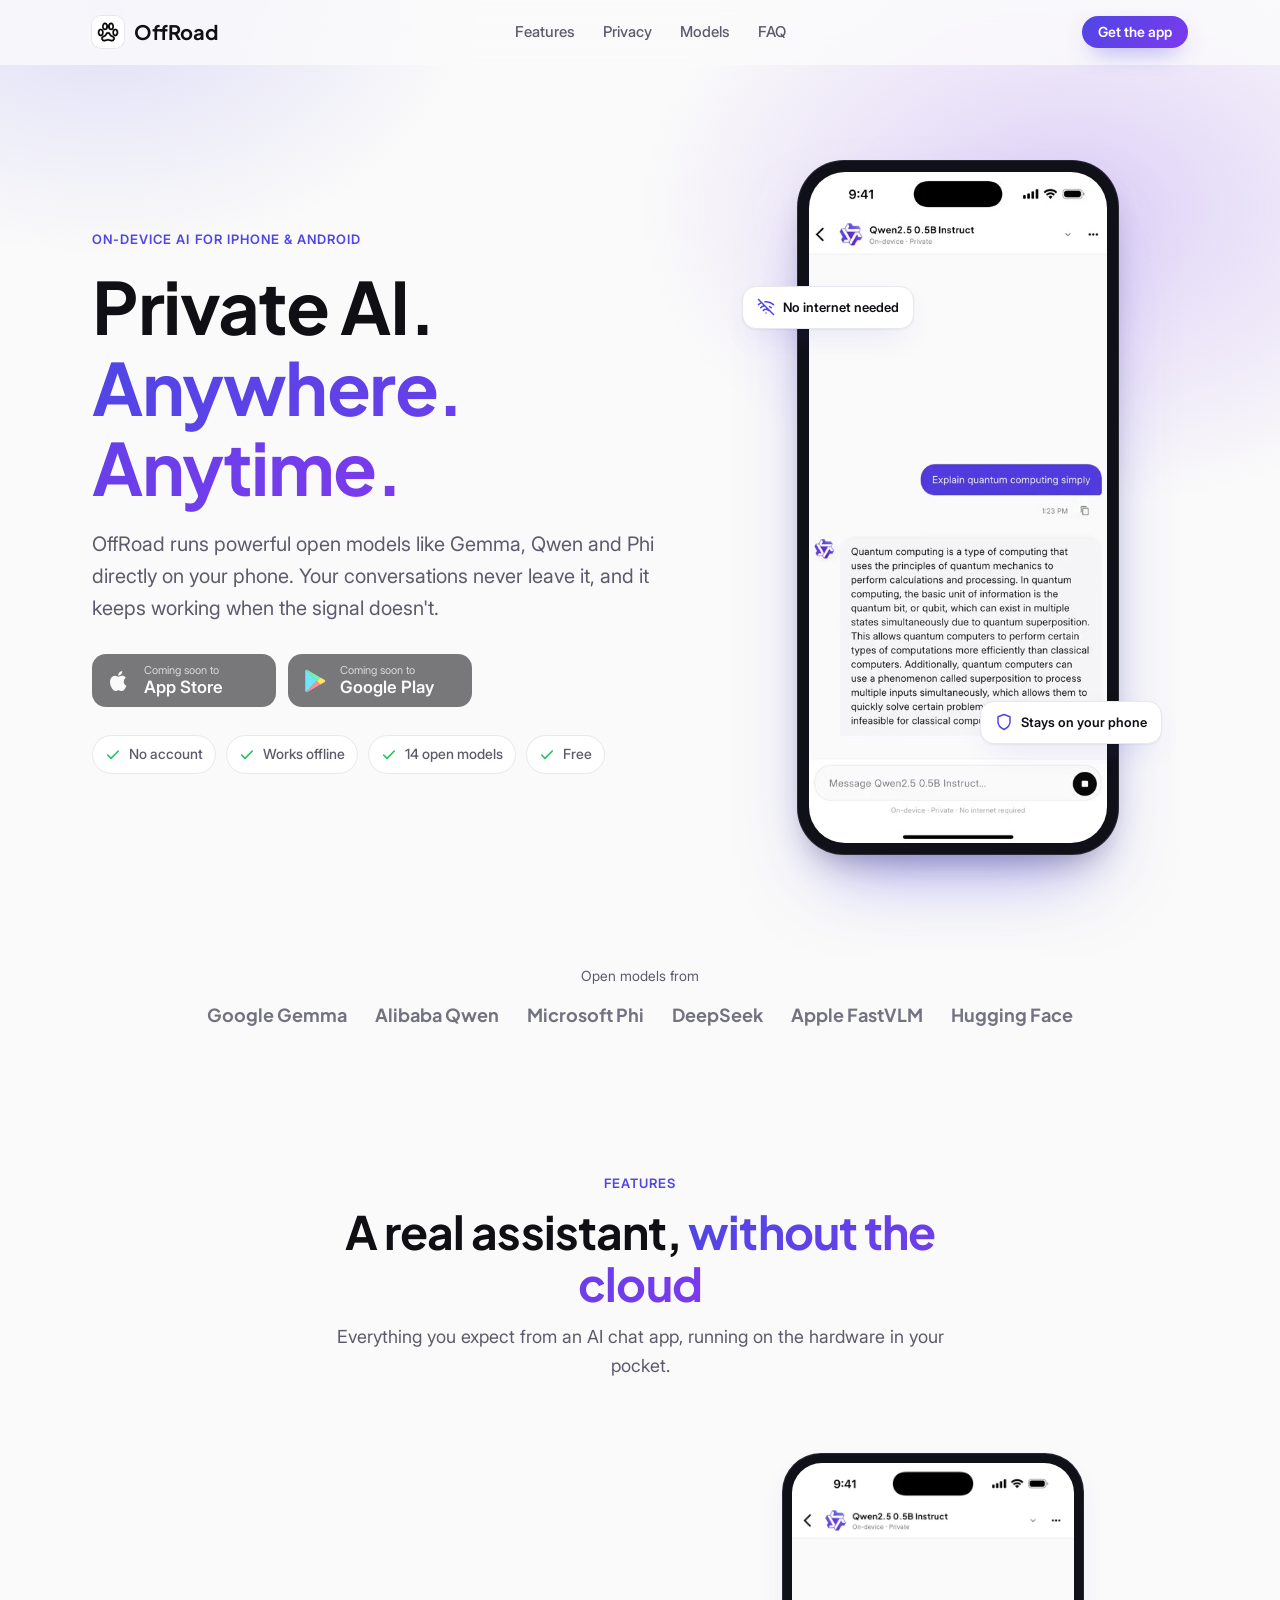
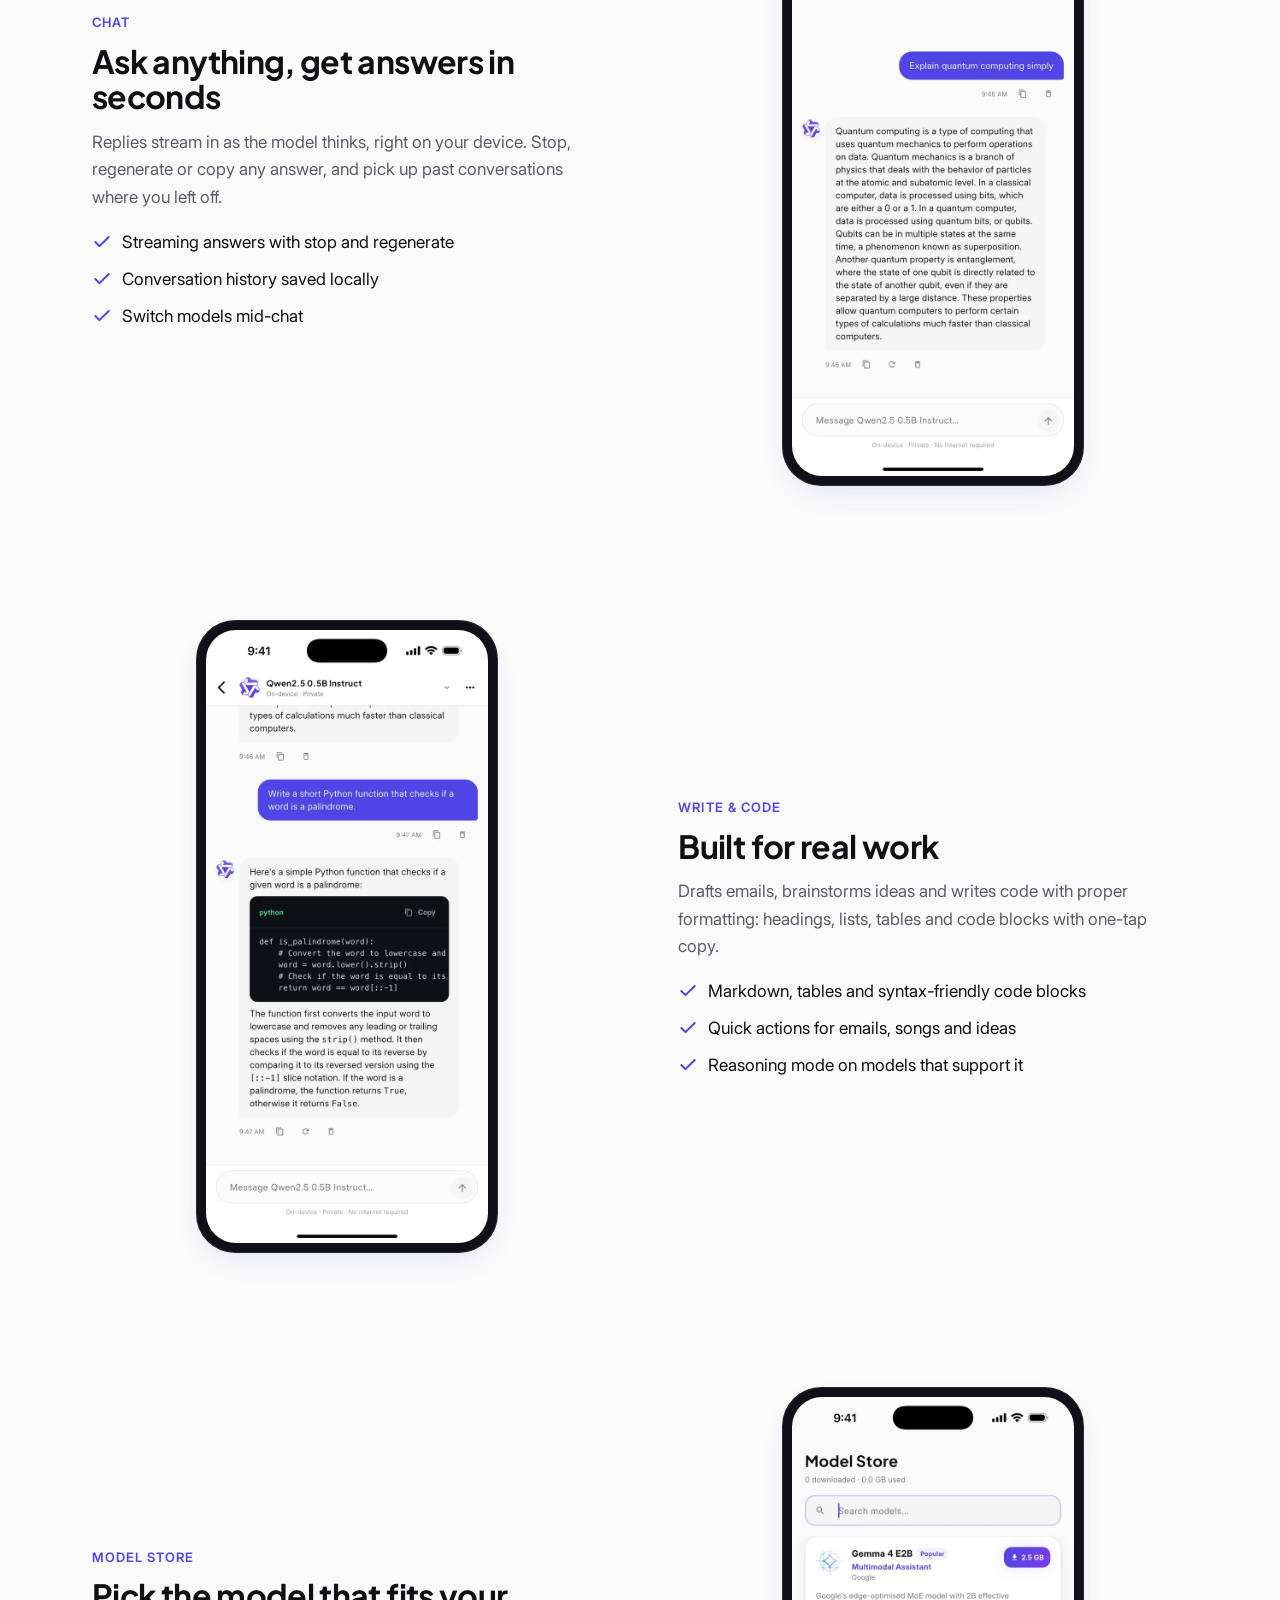
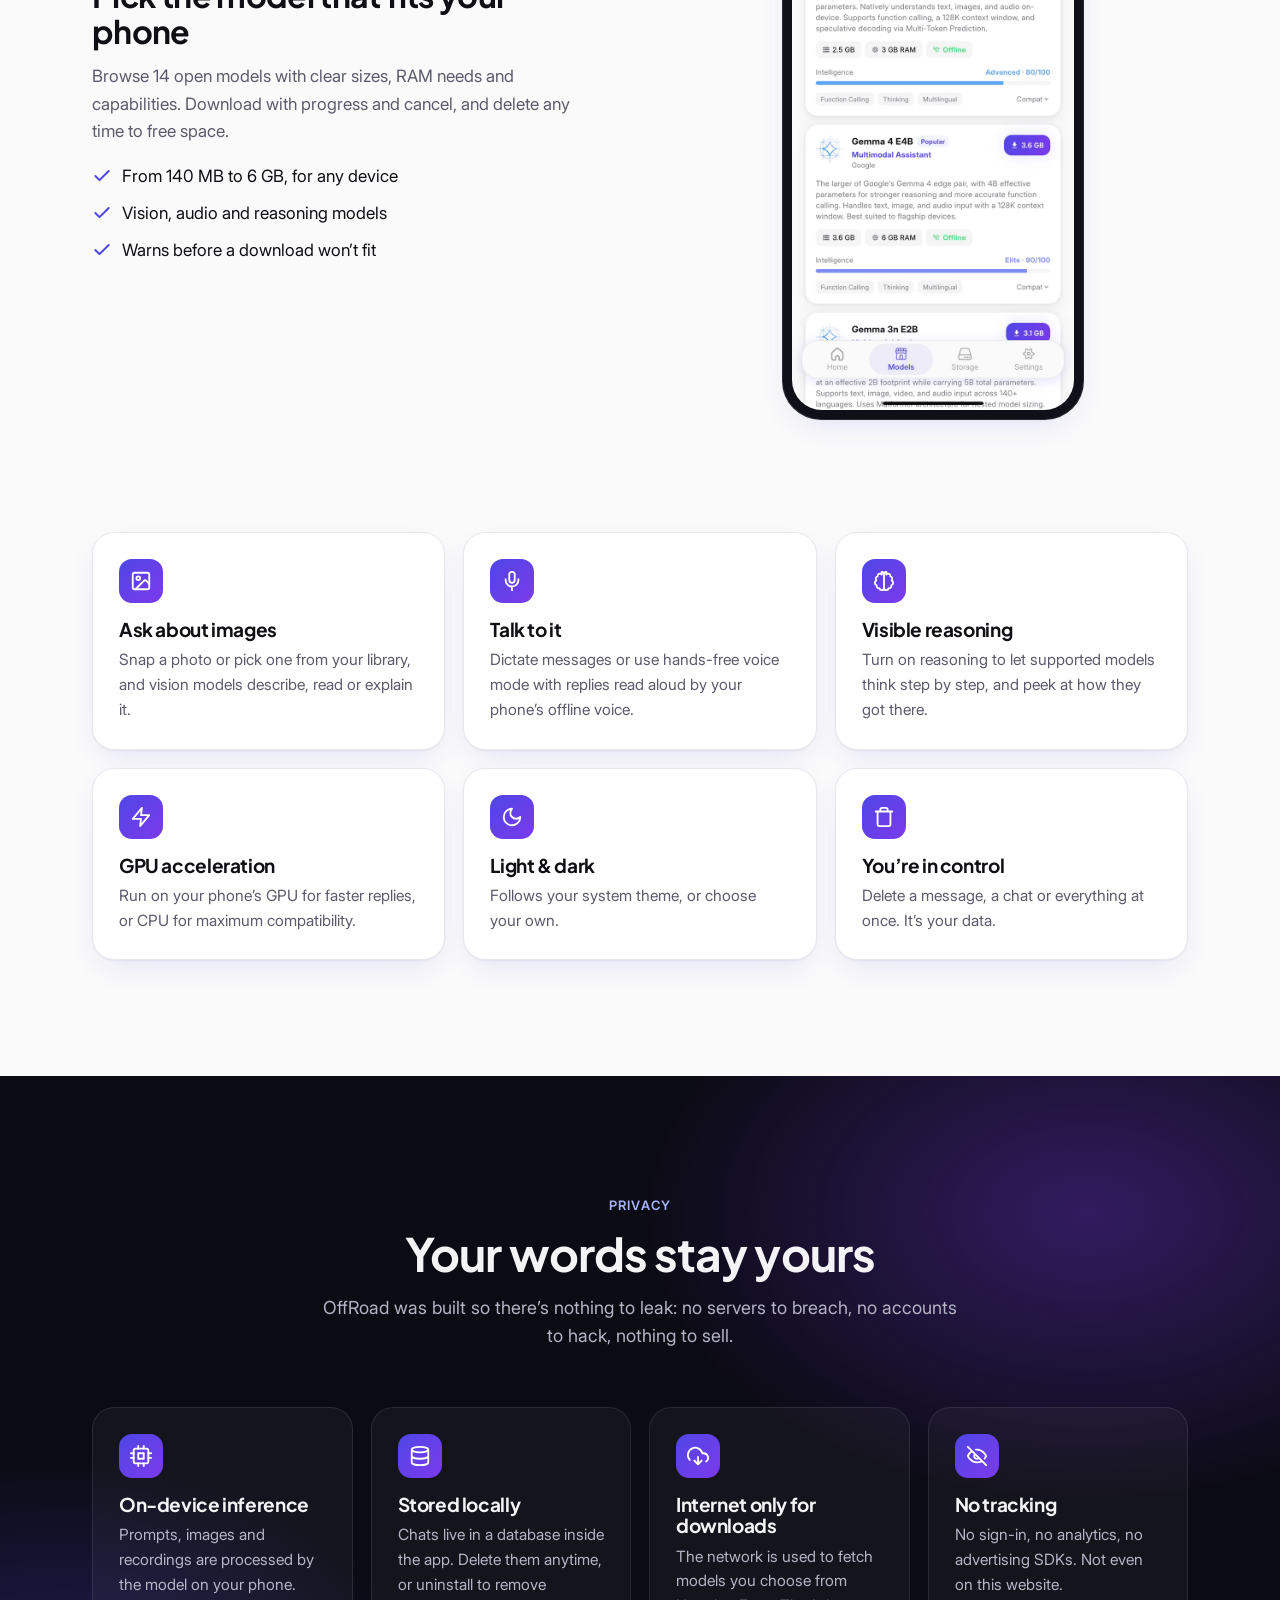
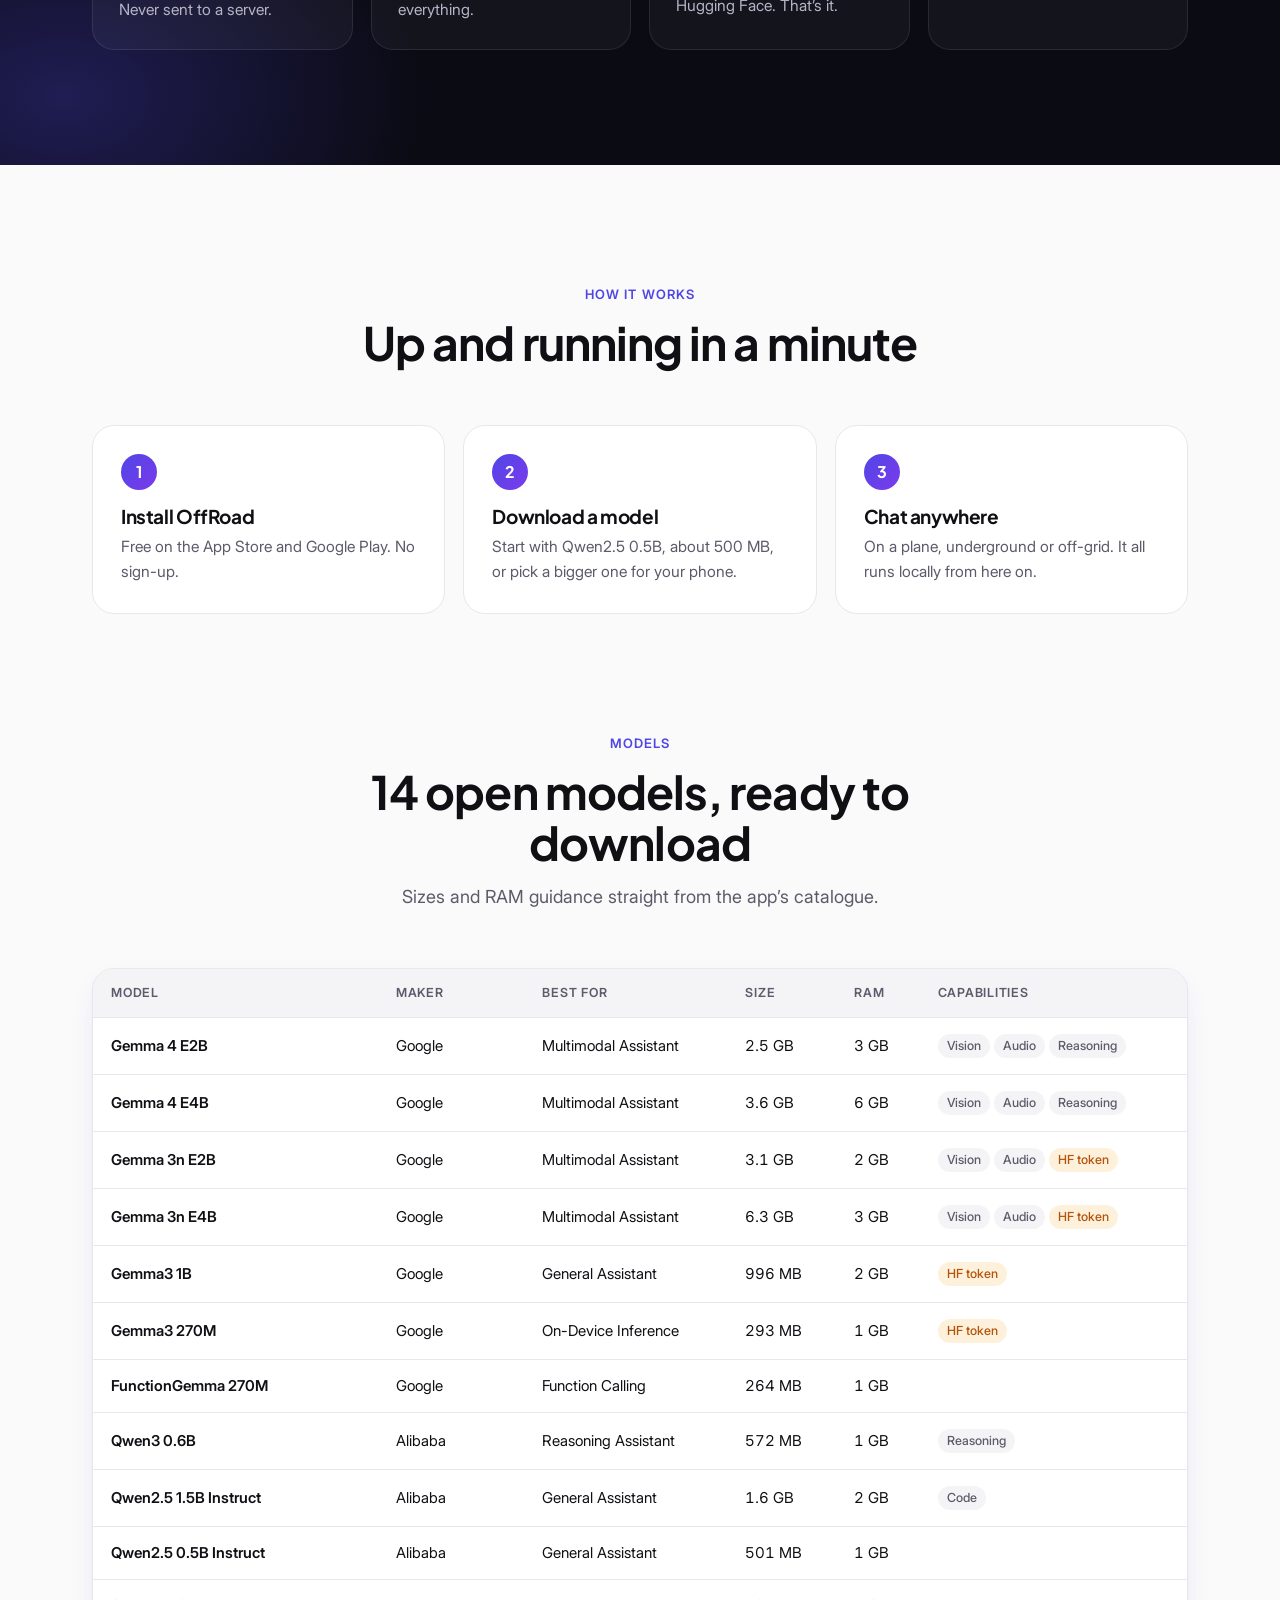
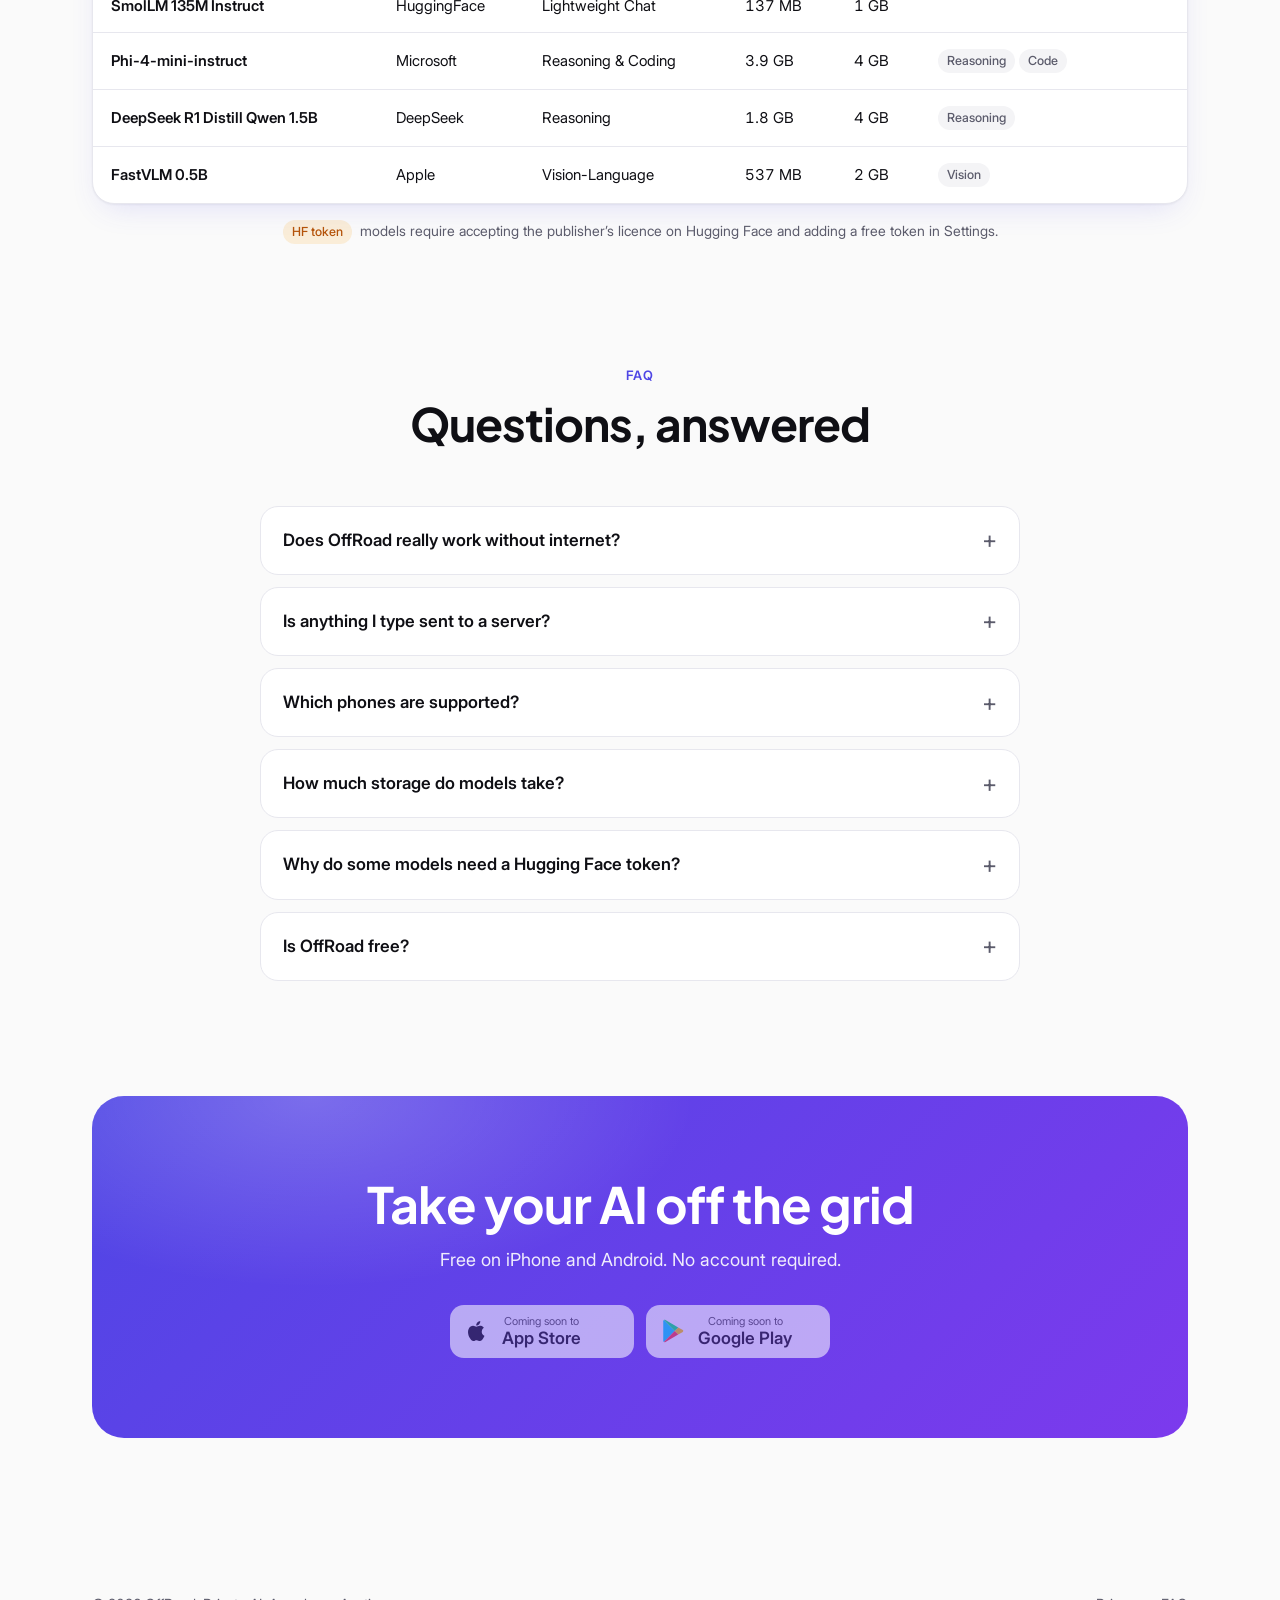
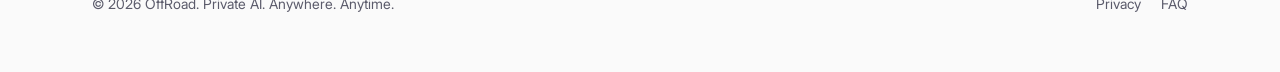
<file: landing_page/index.html>
<!doctype html>
<html lang="en">
<head>
  <meta charset="utf-8">
  <meta name="viewport" content="width=device-width, initial-scale=1, viewport-fit=cover">
  <title>OffRoad — Private AI that runs offline, on your phone</title>
  <meta name="description" content="Chat with Gemma, Qwen, Phi and more, entirely on your device. No account, no cloud, no tracking — and it works with no signal.">
  <meta name="theme-color" content="#4f46e5">
  <link rel="icon" href="assets/icon-32.png" sizes="32x32">
  <link rel="apple-touch-icon" href="assets/icon-180.png">
  <meta property="og:type" content="website">
  <meta property="og:title" content="OffRoad — Private AI that runs offline">
  <meta property="og:description" content="Powerful AI models that run entirely on your phone. No account, no cloud, no tracking.">
  <meta property="og:image" content="assets/og.png">
  <meta name="twitter:card" content="summary_large_image">
  <link rel="preload" href="assets/fonts/jakarta-700.woff2" as="font" type="font/woff2" crossorigin>
  <link rel="preload" href="assets/fonts/inter-400.woff2" as="font" type="font/woff2" crossorigin>
  <link rel="stylesheet" href="styles.css">
  <script type="application/ld+json">
  {"@context":"https://schema.org","@type":"SoftwareApplication","name":"OffRoad","operatingSystem":"iOS, Android","applicationCategory":"ProductivityApplication","offers":{"@type":"Offer","price":"0","priceCurrency":"USD"},"description":"Private AI chat that runs entirely on your device."}
  </script>
</head>
<body>
  <a class="skip" href="#main">Skip to content</a>

  <header class="nav" id="top">
    <div class="wrap">
      <a class="brand" href="#top"><img src="assets/icon-180.png" alt="" width="32" height="32">OffRoad</a>
      <ul class="nav-links">
        <li><a href="#features">Features</a></li>
        <li><a href="#privacy">Privacy</a></li>
        <li><a href="#models">Models</a></li>
        <li><a href="#faq">FAQ</a></li>
      </ul>
      <a class="btn btn-primary btn-small" href="#download">Get the app</a>
    </div>
  </header>

  <main id="main">
    <section class="hero">
      <div class="wrap">
        <div>
          <span class="eyebrow">On-device AI for iPhone &amp; Android</span>
          <h1>Private AI.<br><span class="grad-text">Anywhere. Anytime.</span></h1>
          <p class="lede">OffRoad runs powerful open models like Gemma, Qwen and Phi directly on your phone. Your conversations never leave it, and it keeps working when the signal doesn't.</p>
          <div class="store-row">
            <a class="store" data-store="appstore" href="#download"><svg viewBox="0 0 24 24" fill="currentColor" aria-hidden="true"><path d="M16.37 12.6c-.02-2.35 1.92-3.48 2-3.54-1.09-1.6-2.79-1.82-3.4-1.84-1.45-.15-2.82.85-3.56.85-.73 0-1.86-.83-3.06-.81-1.58.02-3.03.92-3.84 2.33-1.64 2.84-.42 7.04 1.18 9.35.78 1.13 1.71 2.4 2.94 2.35 1.18-.05 1.62-.76 3.05-.76 1.42 0 1.82.76 3.07.74 1.27-.02 2.07-1.15 2.84-2.29.9-1.31 1.27-2.58 1.29-2.65-.03-.01-2.48-.95-2.51-3.73ZM14.03 5.7c.65-.79 1.09-1.88.97-2.97-.94.04-2.07.62-2.74 1.41-.6.7-1.13 1.81-.99 2.88 1.04.08 2.11-.53 2.76-1.32Z"/></svg><span><small>Download on the</small><strong>App Store</strong></span></a>
            <a class="store" data-store="playstore" href="#download"><svg viewBox="0 0 24 24" aria-hidden="true"><path fill="#00d7fe" d="M3.6 1.8 13.5 12 3.6 22.2c-.4-.2-.6-.7-.6-1.2V3c0-.5.2-1 .6-1.2Z"/><path fill="#ffce00" d="m16.8 15.3-3.3-3.3 3.3-3.3 3.9 2.2c1.1.6 1.1 1.6 0 2.2l-3.9 2.2Z"/><path fill="#ff3a44" d="M16.8 15.3 13.5 12 3.6 22.2c.4.2.9.2 1.5-.1l11.7-6.8Z"/><path fill="#00f076" d="M16.8 8.7 5.1 1.9c-.6-.3-1.1-.3-1.5-.1L13.5 12l3.3-3.3Z"/></svg><span><small>Get it on</small><strong>Google Play</strong></span></a>
          </div>
          <ul class="chips">
            <li><svg viewBox="0 0 24 24" fill="none" stroke="currentColor" stroke-width="2.4" stroke-linecap="round" stroke-linejoin="round" aria-hidden="true"><path d="M20 6 9 17l-5-5"/></svg>No account</li>
            <li><svg viewBox="0 0 24 24" fill="none" stroke="currentColor" stroke-width="2.4" stroke-linecap="round" stroke-linejoin="round" aria-hidden="true"><path d="M20 6 9 17l-5-5"/></svg>Works offline</li>
            <li><svg viewBox="0 0 24 24" fill="none" stroke="currentColor" stroke-width="2.4" stroke-linecap="round" stroke-linejoin="round" aria-hidden="true"><path d="M20 6 9 17l-5-5"/></svg>14 open models</li>
            <li><svg viewBox="0 0 24 24" fill="none" stroke="currentColor" stroke-width="2.4" stroke-linecap="round" stroke-linejoin="round" aria-hidden="true"><path d="M20 6 9 17l-5-5"/></svg>Free</li>
          </ul>
        </div>
        <div class="phone">
          <video src="assets/demo.mp4" poster="assets/demo-poster.jpg" autoplay muted loop playsinline preload="metadata" aria-label="OffRoad answering a question on-device"></video>
          <span class="float float-a"><svg viewBox="0 0 24 24" fill="none" stroke="currentColor" stroke-width="2" stroke-linecap="round" stroke-linejoin="round" aria-hidden="true"><path d="M2 2l20 20M8.5 16.5a5 5 0 0 1 7 0M5 13a10 10 0 0 1 5.17-2.8M19 13a10 10 0 0 0-2.17-1.48M2 8.82a15 15 0 0 1 4.17-2.65M22 8.82A15 15 0 0 0 10.66 5.1M12 20h.01"/></svg>No internet needed</span>
          <span class="float float-b"><svg viewBox="0 0 24 24" fill="none" stroke="currentColor" stroke-width="2" stroke-linecap="round" stroke-linejoin="round" aria-hidden="true"><path d="M12 22s8-4 8-10V5l-8-3-8 3v7c0 6 8 10 8 10z"/></svg>Stays on your phone</span>
        </div>
      </div>
    </section>

    <div class="makers">
      <div class="wrap">
        <p>Open models from</p>
        <ul>
          <li>Google Gemma</li><li>Alibaba Qwen</li><li>Microsoft Phi</li><li>DeepSeek</li><li>Apple FastVLM</li><li>Hugging Face</li>
        </ul>
      </div>
    </div>

    <section class="block" id="features">
      <div class="wrap">
        <div class="section-head reveal">
          <span class="eyebrow">Features</span>
          <h2>A real assistant, <span class="grad-text">without the cloud</span></h2>
          <p>Everything you expect from an AI chat app, running on the hardware in your pocket.</p>
        </div>

        <article class="feature reveal">
          <figure class="shot"><img src="assets/screens/chat_quantum.webp" alt="OffRoad chat explaining quantum computing" width="660" height="1434" loading="lazy" decoding="async"></figure>
          <div>
            <span class="eyebrow">Chat</span>
            <h3>Ask anything, get answers in seconds</h3>
            <p>Replies stream in as the model thinks, right on your device. Stop, regenerate or copy any answer, and pick up past conversations where you left off.</p>
            <ul><li><svg viewBox="0 0 24 24" fill="none" stroke="currentColor" stroke-width="2.4" stroke-linecap="round" stroke-linejoin="round" aria-hidden="true"><path d="M20 6 9 17l-5-5"/></svg><span>Streaming answers with stop and regenerate</span></li><li><svg viewBox="0 0 24 24" fill="none" stroke="currentColor" stroke-width="2.4" stroke-linecap="round" stroke-linejoin="round" aria-hidden="true"><path d="M20 6 9 17l-5-5"/></svg><span>Conversation history saved locally</span></li><li><svg viewBox="0 0 24 24" fill="none" stroke="currentColor" stroke-width="2.4" stroke-linecap="round" stroke-linejoin="round" aria-hidden="true"><path d="M20 6 9 17l-5-5"/></svg><span>Switch models mid-chat</span></li></ul>
          </div>
        </article>

        <article class="feature reveal">
          <figure class="shot"><img src="assets/screens/chat_code.webp" alt="OffRoad writing a Python function with a code block" width="660" height="1434" loading="lazy" decoding="async"></figure>
          <div>
            <span class="eyebrow">Write &amp; code</span>
            <h3>Built for real work</h3>
            <p>Drafts emails, brainstorms ideas and writes code with proper formatting: headings, lists, tables and code blocks with one-tap copy.</p>
            <ul><li><svg viewBox="0 0 24 24" fill="none" stroke="currentColor" stroke-width="2.4" stroke-linecap="round" stroke-linejoin="round" aria-hidden="true"><path d="M20 6 9 17l-5-5"/></svg><span>Markdown, tables and syntax-friendly code blocks</span></li><li><svg viewBox="0 0 24 24" fill="none" stroke="currentColor" stroke-width="2.4" stroke-linecap="round" stroke-linejoin="round" aria-hidden="true"><path d="M20 6 9 17l-5-5"/></svg><span>Quick actions for emails, songs and ideas</span></li><li><svg viewBox="0 0 24 24" fill="none" stroke="currentColor" stroke-width="2.4" stroke-linecap="round" stroke-linejoin="round" aria-hidden="true"><path d="M20 6 9 17l-5-5"/></svg><span>Reasoning mode on models that support it</span></li></ul>
          </div>
        </article>

        <article class="feature reveal">
          <figure class="shot"><img src="assets/screens/store.webp" alt="OffRoad model store listing Gemma models" width="660" height="1434" loading="lazy" decoding="async"></figure>
          <div>
            <span class="eyebrow">Model store</span>
            <h3>Pick the model that fits your phone</h3>
            <p>Browse 14 open models with clear sizes, RAM needs and capabilities. Download with progress and cancel, and delete any time to free space.</p>
            <ul><li><svg viewBox="0 0 24 24" fill="none" stroke="currentColor" stroke-width="2.4" stroke-linecap="round" stroke-linejoin="round" aria-hidden="true"><path d="M20 6 9 17l-5-5"/></svg><span>From 140 MB to 6 GB, for any device</span></li><li><svg viewBox="0 0 24 24" fill="none" stroke="currentColor" stroke-width="2.4" stroke-linecap="round" stroke-linejoin="round" aria-hidden="true"><path d="M20 6 9 17l-5-5"/></svg><span>Vision, audio and reasoning models</span></li><li><svg viewBox="0 0 24 24" fill="none" stroke="currentColor" stroke-width="2.4" stroke-linecap="round" stroke-linejoin="round" aria-hidden="true"><path d="M20 6 9 17l-5-5"/></svg><span>Warns before a download won’t fit</span></li></ul>
          </div>
        </article>

        <div class="cards">
          <div class="card reveal"><div class="ico"><svg viewBox="0 0 24 24" fill="none" stroke="currentColor" stroke-width="2" stroke-linecap="round" stroke-linejoin="round" aria-hidden="true"><rect x="3" y="3" width="18" height="18" rx="2"/><circle cx="9" cy="9" r="2"/><path d="m21 15-3.1-3.1a2 2 0 0 0-2.8 0L6 21"/></svg></div><h3>Ask about images</h3><p>Snap a photo or pick one from your library, and vision models describe, read or explain it.</p></div>
          <div class="card reveal"><div class="ico"><svg viewBox="0 0 24 24" fill="none" stroke="currentColor" stroke-width="2" stroke-linecap="round" stroke-linejoin="round" aria-hidden="true"><rect x="9" y="2" width="6" height="12" rx="3"/><path d="M19 10v1a7 7 0 0 1-14 0v-1M12 18v4"/></svg></div><h3>Talk to it</h3><p>Dictate messages or use hands-free voice mode with replies read aloud by your phone’s offline voice.</p></div>
          <div class="card reveal"><div class="ico"><svg viewBox="0 0 24 24" fill="none" stroke="currentColor" stroke-width="2" stroke-linecap="round" stroke-linejoin="round" aria-hidden="true"><path d="M9.5 2A2.5 2.5 0 0 1 12 4.5v15a2.5 2.5 0 0 1-4.96.44 2.5 2.5 0 0 1-2.96-3.08 3 3 0 0 1-.34-5.58 2.5 2.5 0 0 1 1.32-4.24 2.5 2.5 0 0 1 4.44-2.04ZM14.5 2A2.5 2.5 0 0 0 12 4.5v15a2.5 2.5 0 0 0 4.96.44 2.5 2.5 0 0 0 2.96-3.08 3 3 0 0 0 .34-5.58 2.5 2.5 0 0 0-1.32-4.24 2.5 2.5 0 0 0-4.44-2.04Z"/></svg></div><h3>Visible reasoning</h3><p>Turn on reasoning to let supported models think step by step, and peek at how they got there.</p></div>
          <div class="card reveal"><div class="ico"><svg viewBox="0 0 24 24" fill="none" stroke="currentColor" stroke-width="2" stroke-linecap="round" stroke-linejoin="round" aria-hidden="true"><path d="M13 2 3 14h9l-1 8 10-12h-9l1-8z"/></svg></div><h3>GPU acceleration</h3><p>Run on your phone’s GPU for faster replies, or CPU for maximum compatibility.</p></div>
          <div class="card reveal"><div class="ico"><svg viewBox="0 0 24 24" fill="none" stroke="currentColor" stroke-width="2" stroke-linecap="round" stroke-linejoin="round" aria-hidden="true"><path d="M12 3a6 6 0 0 0 9 9 9 9 0 1 1-9-9Z"/></svg></div><h3>Light &amp; dark</h3><p>Follows your system theme, or choose your own.</p></div>
          <div class="card reveal"><div class="ico"><svg viewBox="0 0 24 24" fill="none" stroke="currentColor" stroke-width="2" stroke-linecap="round" stroke-linejoin="round" aria-hidden="true"><path d="M3 6h18M19 6v14a2 2 0 0 1-2 2H7a2 2 0 0 1-2-2V6M8 6V4a2 2 0 0 1 2-2h4a2 2 0 0 1 2 2v2"/></svg></div><h3>You’re in control</h3><p>Delete a message, a chat or everything at once. It’s your data.</p></div>
        </div>
      </div>
    </section>

    <section class="block privacy" id="privacy">
      <div class="wrap">
        <div class="section-head reveal">
          <span class="eyebrow">Privacy</span>
          <h2>Your words stay yours</h2>
          <p>OffRoad was built so there’s nothing to leak: no servers to breach, no accounts to hack, nothing to sell.</p>
        </div>
        <div class="cards">
          <div class="card reveal"><div class="ico"><svg viewBox="0 0 24 24" fill="none" stroke="currentColor" stroke-width="2" stroke-linecap="round" stroke-linejoin="round" aria-hidden="true"><rect x="4" y="4" width="16" height="16" rx="2"/><rect x="9" y="9" width="6" height="6"/><path d="M9 1v3M15 1v3M9 20v3M15 20v3M20 9h3M20 14h3M1 9h3M1 14h3"/></svg></div><h3>On-device inference</h3><p>Prompts, images and recordings are processed by the model on your phone. Never sent to a server.</p></div>
          <div class="card reveal"><div class="ico"><svg viewBox="0 0 24 24" fill="none" stroke="currentColor" stroke-width="2" stroke-linecap="round" stroke-linejoin="round" aria-hidden="true"><ellipse cx="12" cy="5" rx="9" ry="3"/><path d="M3 5v14c0 1.66 4 3 9 3s9-1.34 9-3V5M3 12c0 1.66 4 3 9 3s9-1.34 9-3"/></svg></div><h3>Stored locally</h3><p>Chats live in a database inside the app. Delete them anytime, or uninstall to remove everything.</p></div>
          <div class="card reveal"><div class="ico"><svg viewBox="0 0 24 24" fill="none" stroke="currentColor" stroke-width="2" stroke-linecap="round" stroke-linejoin="round" aria-hidden="true"><path d="M12 13v8M8 17l4 4 4-4"/><path d="M20.88 18.09A5 5 0 0 0 18 9h-1.26A8 8 0 1 0 3 16.29"/></svg></div><h3>Internet only for downloads</h3><p>The network is used to fetch models you choose from Hugging Face. That’s it.</p></div>
          <div class="card reveal"><div class="ico"><svg viewBox="0 0 24 24" fill="none" stroke="currentColor" stroke-width="2" stroke-linecap="round" stroke-linejoin="round" aria-hidden="true"><path d="M9.88 9.88a3 3 0 1 0 4.24 4.24M10.73 5.08A10.4 10.4 0 0 1 12 5c7 0 10 7 10 7a13.2 13.2 0 0 1-1.67 2.68M6.61 6.61A13.5 13.5 0 0 0 2 12s3 7 10 7a9.7 9.7 0 0 0 5.39-1.61M2 2l20 20"/></svg></div><h3>No tracking</h3><p>No sign-in, no analytics, no advertising SDKs. Not even on this website.</p></div>
        </div>
      </div>
    </section>

    <section class="block" id="how">
      <div class="wrap">
        <div class="section-head reveal">
          <span class="eyebrow">How it works</span>
          <h2>Up and running in a minute</h2>
        </div>
        <ol class="steps">
          <li class="reveal"><h3>Install OffRoad</h3><p>Free on the App Store and Google Play. No sign-up.</p></li>
          <li class="reveal"><h3>Download a model</h3><p>Start with Qwen2.5 0.5B, about 500 MB, or pick a bigger one for your phone.</p></li>
          <li class="reveal"><h3>Chat anywhere</h3><p>On a plane, underground or off-grid. It all runs locally from here on.</p></li>
        </ol>
      </div>
    </section>

    <section class="block" id="models" style="padding-top:0">
      <div class="wrap">
        <div class="section-head reveal">
          <span class="eyebrow">Models</span>
          <h2>14 open models, ready to download</h2>
          <p>Sizes and RAM guidance straight from the app’s catalogue.</p>
        </div>
        <div class="table-wrap reveal">
          <table>
            <thead><tr><th scope="col">Model</th><th scope="col">Maker</th><th scope="col">Best for</th><th scope="col">Size</th><th scope="col">RAM</th><th scope="col">Capabilities</th></tr></thead>
            <tbody>
            <tr><td>Gemma 4 E2B</td><td>Google</td><td>Multimodal Assistant</td><td class="num">2.5 GB</td><td class="num">3 GB</td><td><span class="tag">Vision</span><span class="tag">Audio</span><span class="tag">Reasoning</span></td></tr>
            <tr><td>Gemma 4 E4B</td><td>Google</td><td>Multimodal Assistant</td><td class="num">3.6 GB</td><td class="num">6 GB</td><td><span class="tag">Vision</span><span class="tag">Audio</span><span class="tag">Reasoning</span></td></tr>
            <tr><td>Gemma 3n E2B</td><td>Google</td><td>Multimodal Assistant</td><td class="num">3.1 GB</td><td class="num">2 GB</td><td><span class="tag">Vision</span><span class="tag">Audio</span><span class="tag lock">HF token</span></td></tr>
            <tr><td>Gemma 3n E4B</td><td>Google</td><td>Multimodal Assistant</td><td class="num">6.3 GB</td><td class="num">3 GB</td><td><span class="tag">Vision</span><span class="tag">Audio</span><span class="tag lock">HF token</span></td></tr>
            <tr><td>Gemma3 1B</td><td>Google</td><td>General Assistant</td><td class="num">996 MB</td><td class="num">2 GB</td><td><span class="tag lock">HF token</span></td></tr>
            <tr><td>Gemma3 270M</td><td>Google</td><td>On-Device Inference</td><td class="num">293 MB</td><td class="num">1 GB</td><td><span class="tag lock">HF token</span></td></tr>
            <tr><td>FunctionGemma 270M</td><td>Google</td><td>Function Calling</td><td class="num">264 MB</td><td class="num">1 GB</td><td></td></tr>
            <tr><td>Qwen3 0.6B</td><td>Alibaba</td><td>Reasoning Assistant</td><td class="num">572 MB</td><td class="num">1 GB</td><td><span class="tag">Reasoning</span></td></tr>
            <tr><td>Qwen2.5 1.5B Instruct</td><td>Alibaba</td><td>General Assistant</td><td class="num">1.6 GB</td><td class="num">2 GB</td><td><span class="tag">Code</span></td></tr>
            <tr><td>Qwen2.5 0.5B Instruct</td><td>Alibaba</td><td>General Assistant</td><td class="num">501 MB</td><td class="num">1 GB</td><td></td></tr>
            <tr><td>SmolLM 135M Instruct</td><td>HuggingFace</td><td>Lightweight Chat</td><td class="num">137 MB</td><td class="num">1 GB</td><td></td></tr>
            <tr><td>Phi-4-mini-instruct</td><td>Microsoft</td><td>Reasoning & Coding</td><td class="num">3.9 GB</td><td class="num">4 GB</td><td><span class="tag">Reasoning</span><span class="tag">Code</span></td></tr>
            <tr><td>DeepSeek R1 Distill Qwen 1.5B</td><td>DeepSeek</td><td>Reasoning</td><td class="num">1.8 GB</td><td class="num">4 GB</td><td><span class="tag">Reasoning</span></td></tr>
            <tr><td>FastVLM 0.5B</td><td>Apple</td><td>Vision-Language</td><td class="num">537 MB</td><td class="num">2 GB</td><td><span class="tag">Vision</span></td></tr>
            </tbody>
          </table>
        </div>
        <p class="table-note"><span class="tag lock">HF token</span> models require accepting the publisher’s licence on Hugging Face and adding a free token in Settings.</p>
      </div>
    </section>

    <section class="block" id="faq" style="padding-top:0">
      <div class="wrap">
        <div class="section-head reveal">
          <span class="eyebrow">FAQ</span>
          <h2>Questions, answered</h2>
        </div>
        <div class="faq"><details class="reveal"><summary>Does OffRoad really work without internet?</summary><p>Yes. You need a connection once, to download a model from Hugging Face. After that, chatting, image questions and voice all run on your phone with no network at all, including in airplane mode.</p></details><details class="reveal"><summary>Is anything I type sent to a server?</summary><p>No. The model runs on your device and conversations are saved in a database inside the app. There are no accounts, analytics or advertising SDKs. The only network traffic is the model downloads you start.</p></details><details class="reveal"><summary>Which phones are supported?</summary><p>iPhones on iOS 16 or later and Android phones on Android 11 or later (64-bit). Small models like Qwen2.5 0.5B run on almost anything; larger ones such as Gemma 4 E4B want a recent flagship with 6 GB+ RAM. Each model lists its requirements in the app.</p></details><details class="reveal"><summary>How much storage do models take?</summary><p>From about 140 MB (SmolLM 135M) to 6.3 GB (Gemma 3n E4B). The Storage tab shows exactly what each model uses, and you can delete one at any time; your conversations are kept.</p></details><details class="reveal"><summary>Why do some models need a Hugging Face token?</summary><p>A few publishers, including Google for some Gemma models, require you to accept their licence first. Accept it on huggingface.co, create a free read token, and paste it in Settings. It's stored in your phone's secure keychain and only ever sent to Hugging Face.</p></details><details class="reveal"><summary>Is OffRoad free?</summary><p>Yes, OffRoad is free to download and use. The models are open-weight releases from their publishers.</p></details></div>
      </div>
    </section>

    <section class="block cta" id="download" style="padding-top:0">
      <div class="wrap">
        <div class="cta-box reveal">
          <h2>Take your AI off the grid</h2>
          <p>Free on iPhone and Android. No account required.</p>
          <div class="store-row">
            <a class="store" data-store="appstore" href="#download"><svg viewBox="0 0 24 24" fill="currentColor" aria-hidden="true"><path d="M16.37 12.6c-.02-2.35 1.92-3.48 2-3.54-1.09-1.6-2.79-1.82-3.4-1.84-1.45-.15-2.82.85-3.56.85-.73 0-1.86-.83-3.06-.81-1.58.02-3.03.92-3.84 2.33-1.64 2.84-.42 7.04 1.18 9.35.78 1.13 1.71 2.4 2.94 2.35 1.18-.05 1.62-.76 3.05-.76 1.42 0 1.82.76 3.07.74 1.27-.02 2.07-1.15 2.84-2.29.9-1.31 1.27-2.58 1.29-2.65-.03-.01-2.48-.95-2.51-3.73ZM14.03 5.7c.65-.79 1.09-1.88.97-2.97-.94.04-2.07.62-2.74 1.41-.6.7-1.13 1.81-.99 2.88 1.04.08 2.11-.53 2.76-1.32Z"/></svg><span><small>Download on the</small><strong>App Store</strong></span></a>
            <a class="store" data-store="playstore" href="#download"><svg viewBox="0 0 24 24" aria-hidden="true"><path fill="#00d7fe" d="M3.6 1.8 13.5 12 3.6 22.2c-.4-.2-.6-.7-.6-1.2V3c0-.5.2-1 .6-1.2Z"/><path fill="#ffce00" d="m16.8 15.3-3.3-3.3 3.3-3.3 3.9 2.2c1.1.6 1.1 1.6 0 2.2l-3.9 2.2Z"/><path fill="#ff3a44" d="M16.8 15.3 13.5 12 3.6 22.2c.4.2.9.2 1.5-.1l11.7-6.8Z"/><path fill="#00f076" d="M16.8 8.7 5.1 1.9c-.6-.3-1.1-.3-1.5-.1L13.5 12l3.3-3.3Z"/></svg><span><small>Get it on</small><strong>Google Play</strong></span></a>
          </div>
        </div>
      </div>
    </section>
  </main>

  <footer>
    <div class="wrap">
      <span>© <span id="year">2026</span> OffRoad. Private AI. Anywhere. Anytime.</span>
      <nav aria-label="Footer">
        <a href="#privacy">Privacy</a>
        <a href="#faq">FAQ</a>
        <a href="#" data-contact>Contact</a>
      </nav>
    </div>
  </footer>

  <script src="main.js" defer></script>
</body>
</html>
</file>
<file: landing_page/styles.css>
/* OffRoad landing page — no external requests; fonts are self-hosted. */

@font-face { font-family: "Inter"; src: url("assets/fonts/inter-400.woff2") format("woff2"); font-weight: 400; font-display: swap; }
@font-face { font-family: "Inter"; src: url("assets/fonts/inter-500.woff2") format("woff2"); font-weight: 500; font-display: swap; }
@font-face { font-family: "Inter"; src: url("assets/fonts/inter-600.woff2") format("woff2"); font-weight: 600; font-display: swap; }
@font-face { font-family: "Jakarta"; src: url("assets/fonts/jakarta-700.woff2") format("woff2"); font-weight: 700; font-display: swap; }

:root {
  /* Brand — matches JemenaiTheme in the app. */
  --indigo: #4f46e5;
  --violet: #7c3aed;
  --grad: linear-gradient(135deg, var(--indigo), var(--violet));
  --green: #22c55e;

  --bg: #fafafa;
  --surface: #ffffff;
  --surface-2: #f4f4f6;
  --text: #0f0f14;
  --muted: #5b5b6b;
  --border: #e7e7ee;
  --shadow: 0 1px 2px rgb(16 16 40 / 0.05), 0 12px 32px -12px rgb(79 70 229 / 0.18);

  --radius: 22px;
  --max: 1160px;
  --gutter: clamp(16px, 4vw, 32px);
  color-scheme: light;
}

@media (prefers-color-scheme: dark) {
  :root {
    --bg: #09090b;
    --surface: #131318;
    --surface-2: #1a1a21;
    --text: #f4f4f7;
    --muted: #a1a1b0;
    --border: #26262f;
    --shadow: 0 1px 2px rgb(0 0 0 / 0.4), 0 16px 40px -16px rgb(124 58 237 / 0.35);
    color-scheme: dark;
  }
}

*, *::before, *::after { box-sizing: border-box; }
html { scroll-behavior: smooth; -webkit-text-size-adjust: 100%; overflow-x: clip; }
@media (prefers-reduced-motion: reduce) { html { scroll-behavior: auto; } }

body {
  margin: 0;
  background: var(--bg);
  color: var(--text);
  font: 400 17px/1.6 "Inter", system-ui, -apple-system, "Segoe UI", sans-serif;
  -webkit-font-smoothing: antialiased;
  overflow-x: hidden;
}

img, video { display: block; max-width: 100%; height: auto; }
a { color: inherit; }
h1, h2, h3 { font-family: "Jakarta", "Inter", sans-serif; font-weight: 700; line-height: 1.12; letter-spacing: -0.02em; margin: 0; }
p { margin: 0; }

.wrap { width: 100%; max-width: var(--max); margin: 0 auto; padding: 0 var(--gutter); }
.grad-text { background: var(--grad); -webkit-background-clip: text; background-clip: text; color: transparent; }
.eyebrow { font-size: 13px; font-weight: 600; letter-spacing: 0.08em; text-transform: uppercase; color: var(--indigo); }
@media (prefers-color-scheme: dark) { .eyebrow { color: #a5b4fc; } }

.skip { position: absolute; left: -9999px; }
.skip:focus { left: 16px; top: 16px; z-index: 100; background: var(--surface); padding: 8px 14px; border-radius: 10px; }

:focus-visible { outline: 3px solid #818cf8; outline-offset: 3px; border-radius: 6px; }

/* ── Nav ─────────────────────────────────────────── */
.nav {
  position: sticky; top: 0; z-index: 50;
  background: color-mix(in srgb, var(--bg) 82%, transparent);
  backdrop-filter: saturate(160%) blur(14px);
  -webkit-backdrop-filter: saturate(160%) blur(14px);
  border-bottom: 1px solid transparent;
  transition: border-color .2s;
}
.nav.scrolled { border-bottom-color: var(--border); }
.nav .wrap { display: flex; align-items: center; justify-content: space-between; height: 64px; gap: 16px; }
.brand { display: flex; align-items: center; gap: 10px; text-decoration: none; font-family: "Jakarta"; font-size: 20px; }
.brand img { width: 32px; height: 32px; border-radius: 9px; box-shadow: 0 0 0 1px var(--border); }
.nav-links { display: flex; gap: 28px; list-style: none; margin: 0; padding: 0; }
.nav-links a { text-decoration: none; color: var(--muted); font-weight: 500; font-size: 15px; }
.nav-links a:hover { color: var(--text); }
@media (max-width: 760px) { .nav-links { display: none; } }

/* ── Buttons ─────────────────────────────────────── */
.btn {
  display: inline-flex; align-items: center; gap: 10px;
  padding: 12px 20px; border-radius: 999px; border: 0;
  font: 600 15px/1 "Inter", sans-serif; text-decoration: none; cursor: pointer;
  transition: transform .15s ease, box-shadow .15s ease, opacity .15s;
}
.btn:hover { transform: translateY(-1px); }
.btn-primary { background: var(--grad); color: #fff; box-shadow: 0 10px 24px -10px rgb(79 70 229 / .7); }
.btn-small { padding: 9px 16px; font-size: 14px; }

.store-row { display: flex; flex-wrap: wrap; gap: 12px; }
.store {
  display: inline-flex; align-items: center; gap: 12px;
  min-width: 184px; padding: 10px 18px 10px 14px; border-radius: 14px;
  background: var(--text); color: var(--bg); text-decoration: none;
  transition: transform .15s ease, opacity .15s;
}
.store:hover { transform: translateY(-1px); }
.store svg { width: 26px; height: 26px; flex: none; }
.store small { display: block; font-size: 11px; opacity: .75; line-height: 1.2; }
.store strong { display: block; font: 600 17px/1.2 "Inter", sans-serif; }
.store[aria-disabled="true"] { opacity: .55; cursor: default; }
.store[aria-disabled="true"]:hover { transform: none; }

/* ── Hero ────────────────────────────────────────── */
.hero { position: relative; padding: clamp(40px, 8vw, 96px) 0 clamp(48px, 8vw, 104px); }
.hero::before {
  content: ""; position: absolute; inset: -20% -10% auto; height: 120%; z-index: -1;
  background:
    radial-gradient(40% 40% at 78% 30%, rgb(124 58 237 / .22), transparent 70%),
    radial-gradient(35% 35% at 15% 10%, rgb(79 70 229 / .16), transparent 70%);
  pointer-events: none;
}
.hero .wrap { display: grid; grid-template-columns: 1.1fr .9fr; align-items: center; gap: clamp(32px, 6vw, 72px); }
.hero h1 { font-size: clamp(40px, 6.2vw, 72px); margin: 14px 0 20px; }
.hero .lede { font-size: clamp(17px, 1.6vw, 20px); color: var(--muted); max-width: 34em; margin-bottom: 30px; }
.chips { display: flex; flex-wrap: wrap; gap: 10px; margin-top: 28px; padding: 0; list-style: none; }
.chips li {
  display: inline-flex; align-items: center; gap: 8px; padding: 7px 12px; border-radius: 999px;
  background: var(--surface); border: 1px solid var(--border); font-size: 14px; font-weight: 500; color: var(--muted);
}
.chips svg { width: 16px; height: 16px; color: var(--green); }

.phone {
  position: relative; justify-self: center; width: min(320px, 78vw); aspect-ratio: 443 / 960;
  border-radius: 46px; padding: 11px; background: #101018;
  box-shadow: 0 0 0 1px #2a2a36, 0 40px 80px -30px rgb(79 70 229 / .55), 0 18px 36px -18px rgb(0 0 0 / .45);
}
.phone video, .phone img { width: 100%; height: 100%; object-fit: cover; border-radius: 36px; }
/* The poster doubles as a background so the screen is never blank, even
   before the first frame decodes or where autoplay is blocked. */
.phone video { background: #fff url("assets/demo-poster.jpg") center / cover no-repeat; }
.phone .float {
  position: absolute; display: flex; align-items: center; gap: 8px;
  padding: 10px 14px; border-radius: 14px; font-size: 13px; font-weight: 600;
  background: var(--surface); color: var(--text); border: 1px solid var(--border); box-shadow: var(--shadow);
  white-space: nowrap;
}
.phone .float svg { width: 18px; height: 18px; color: var(--indigo); }
.float-a { left: -56px; top: 18%; }
.float-b { right: -44px; bottom: 16%; }
@media (max-width: 900px) {
  .hero .wrap { grid-template-columns: 1fr; text-align: center; }
  .hero .lede { margin-inline: auto; }
  .store-row, .chips { justify-content: center; }
  .float-a { left: -18px; } .float-b { right: -18px; }
}
@media (max-width: 420px) { .phone .float { display: none; } }

/* ── Makers strip ────────────────────────────────── */
.makers { padding: 8px 0 24px; text-align: center; }
.makers p { font-size: 14px; color: var(--muted); margin-bottom: 14px; }
.makers ul { display: flex; flex-wrap: wrap; justify-content: center; gap: 10px 28px; list-style: none; margin: 0; padding: 0; }
.makers li { font-family: "Jakarta"; font-size: 18px; color: var(--muted); opacity: .85; }

/* ── Sections ────────────────────────────────────── */
section.block { padding: clamp(64px, 9vw, 120px) 0; }
.section-head { max-width: 640px; margin: 0 auto clamp(36px, 5vw, 56px); text-align: center; }
.section-head h2 { font-size: clamp(30px, 4vw, 46px); margin: 10px 0 14px; }
.section-head p { color: var(--muted); font-size: 18px; }

/* Feature rows: screenshot + copy, alternating. */
.feature { display: grid; grid-template-columns: 1fr 1fr; align-items: center; gap: clamp(28px, 6vw, 80px); }
.feature + .feature { margin-top: clamp(56px, 8vw, 104px); }
.feature:nth-child(even) .shot { order: 2; }
.feature h3 { font-size: clamp(24px, 2.6vw, 32px); margin: 8px 0 14px; }
.feature p { color: var(--muted); }
.feature ul { margin: 18px 0 0; padding: 0; list-style: none; display: grid; gap: 10px; }
.feature li { display: flex; gap: 10px; align-items: flex-start; }
.feature li svg { flex: none; width: 20px; height: 20px; margin-top: 3px; color: var(--indigo); }
.shot {
  justify-self: center; width: min(300px, 72vw); border-radius: 38px; padding: 9px; background: #101018;
  box-shadow: 0 0 0 1px #2a2a36, var(--shadow);
}
.shot img { border-radius: 30px; width: 100%; }
@media (max-width: 820px) {
  .feature { grid-template-columns: 1fr; text-align: center; }
  .feature:nth-child(even) .shot { order: 0; }
  .feature ul { justify-items: center; }
  .feature li { text-align: left; }
}

/* Small feature cards */
.cards { display: grid; grid-template-columns: repeat(3, 1fr); gap: 18px; margin-top: clamp(56px, 8vw, 96px); }
.card { background: var(--surface); border: 1px solid var(--border); border-radius: var(--radius); padding: 26px; box-shadow: var(--shadow); }
.card .ico { width: 44px; height: 44px; border-radius: 13px; display: grid; place-items: center; background: var(--grad); color: #fff; margin-bottom: 16px; }
.card .ico svg { width: 22px; height: 22px; }
.card h3 { font-size: 19px; margin-bottom: 8px; }
.card p { color: var(--muted); font-size: 15.5px; }
@media (max-width: 900px) { .cards { grid-template-columns: 1fr 1fr; } }
@media (max-width: 560px) { .cards { grid-template-columns: 1fr; } }

/* ── Privacy (dark band) ─────────────────────────── */
.privacy { background: #0b0b14; color: #f4f4f7; position: relative; overflow: hidden; }
.privacy::before {
  content: ""; position: absolute; inset: 0;
  background: radial-gradient(50% 60% at 85% 20%, rgb(124 58 237 / .35), transparent 70%),
              radial-gradient(40% 50% at 5% 90%, rgb(79 70 229 / .3), transparent 70%);
}
.privacy .wrap { position: relative; }
.privacy .section-head p, .privacy .card p { color: #b4b4c6; }
.privacy .eyebrow { color: #a5b4fc; }
.privacy .card { background: rgb(255 255 255 / .04); border-color: rgb(255 255 255 / .09); box-shadow: none; }
.privacy .cards { margin-top: 0; grid-template-columns: repeat(4, 1fr); }
@media (max-width: 1000px) { .privacy .cards { grid-template-columns: 1fr 1fr; } }
@media (max-width: 560px) { .privacy .cards { grid-template-columns: 1fr; } }

/* ── Steps ───────────────────────────────────────── */
.steps { display: grid; grid-template-columns: repeat(3, 1fr); gap: 18px; counter-reset: step; list-style: none; margin: 0; padding: 0; }
.steps li { background: var(--surface); border: 1px solid var(--border); border-radius: var(--radius); padding: 28px; }
.steps li::before {
  counter-increment: step; content: counter(step);
  display: grid; place-items: center; width: 36px; height: 36px; border-radius: 50%;
  background: var(--grad); color: #fff; font: 700 16px "Jakarta"; margin-bottom: 16px;
}
.steps h3 { font-size: 19px; margin-bottom: 8px; }
.steps p { color: var(--muted); font-size: 15.5px; }
@media (max-width: 820px) { .steps { grid-template-columns: 1fr; } }

/* ── Models table ────────────────────────────────── */
.table-wrap { overflow-x: auto; border: 1px solid var(--border); border-radius: var(--radius); background: var(--surface); box-shadow: var(--shadow); }
table { width: 100%; border-collapse: collapse; font-size: 15px; min-width: 620px; }
th, td { padding: 14px 18px; text-align: left; border-bottom: 1px solid var(--border); }
th { font-size: 12.5px; font-weight: 600; letter-spacing: .06em; text-transform: uppercase; color: var(--muted); background: var(--surface-2); }
tr:last-child td { border-bottom: 0; }
td:first-child { font-weight: 600; }
td.num { font-variant-numeric: tabular-nums; white-space: nowrap; }
.tag { display: inline-block; padding: 2px 9px; border-radius: 999px; font-size: 12.5px; font-weight: 500; background: var(--surface-2); color: var(--muted); margin: 2px 4px 2px 0; }
.tag.lock { background: rgb(245 158 11 / .14); color: #b45309; }
@media (prefers-color-scheme: dark) { .tag.lock { color: #fbbf24; } }
.table-note { margin-top: 14px; font-size: 14px; color: var(--muted); text-align: center; }

/* ── FAQ ─────────────────────────────────────────── */
.faq { max-width: 760px; margin: 0 auto; display: grid; gap: 12px; }
.faq details { background: var(--surface); border: 1px solid var(--border); border-radius: 18px; padding: 4px 22px; }
.faq summary {
  cursor: pointer; list-style: none; padding: 16px 0; font-weight: 600; font-size: 17px;
  display: flex; justify-content: space-between; align-items: center; gap: 16px;
}
.faq summary::-webkit-details-marker { display: none; }
.faq summary::after { content: "+"; font: 400 24px/1 "Inter"; color: var(--muted); transition: transform .2s; }
.faq details[open] summary::after { transform: rotate(45deg); }
.faq details p { color: var(--muted); padding: 0 0 18px; }

/* ── CTA + footer ────────────────────────────────── */
.cta { text-align: center; }
.cta-box {
  border-radius: 32px; padding: clamp(40px, 7vw, 80px) var(--gutter);
  background: var(--grad); color: #fff; position: relative; overflow: hidden;
}
.cta-box::before { content: ""; position: absolute; inset: 0; background: radial-gradient(50% 80% at 20% 0%, rgb(255 255 255 / .22), transparent 70%); }
.cta-box > * { position: relative; }
.cta-box h2 { font-size: clamp(30px, 4.4vw, 50px); margin-bottom: 14px; }
.cta-box p { opacity: .9; font-size: 18px; margin-bottom: 30px; }
.cta-box .store-row { justify-content: center; }
.cta-box .store { background: #fff; color: #111; }

footer { padding: 40px 0 56px; color: var(--muted); font-size: 14px; }
footer .wrap { display: flex; flex-wrap: wrap; gap: 16px; justify-content: space-between; align-items: center; }
footer nav { display: flex; gap: 20px; flex-wrap: wrap; }
footer a { text-decoration: none; }
footer a:hover { color: var(--text); }

/* ── Reveal on scroll ────────────────────────────── */
.reveal { opacity: 0; transform: translateY(18px); transition: opacity .6s ease, transform .6s ease; }
.reveal.in { opacity: 1; transform: none; }
@media (prefers-reduced-motion: reduce) { .reveal { opacity: 1; transform: none; transition: none; } }
</file>
